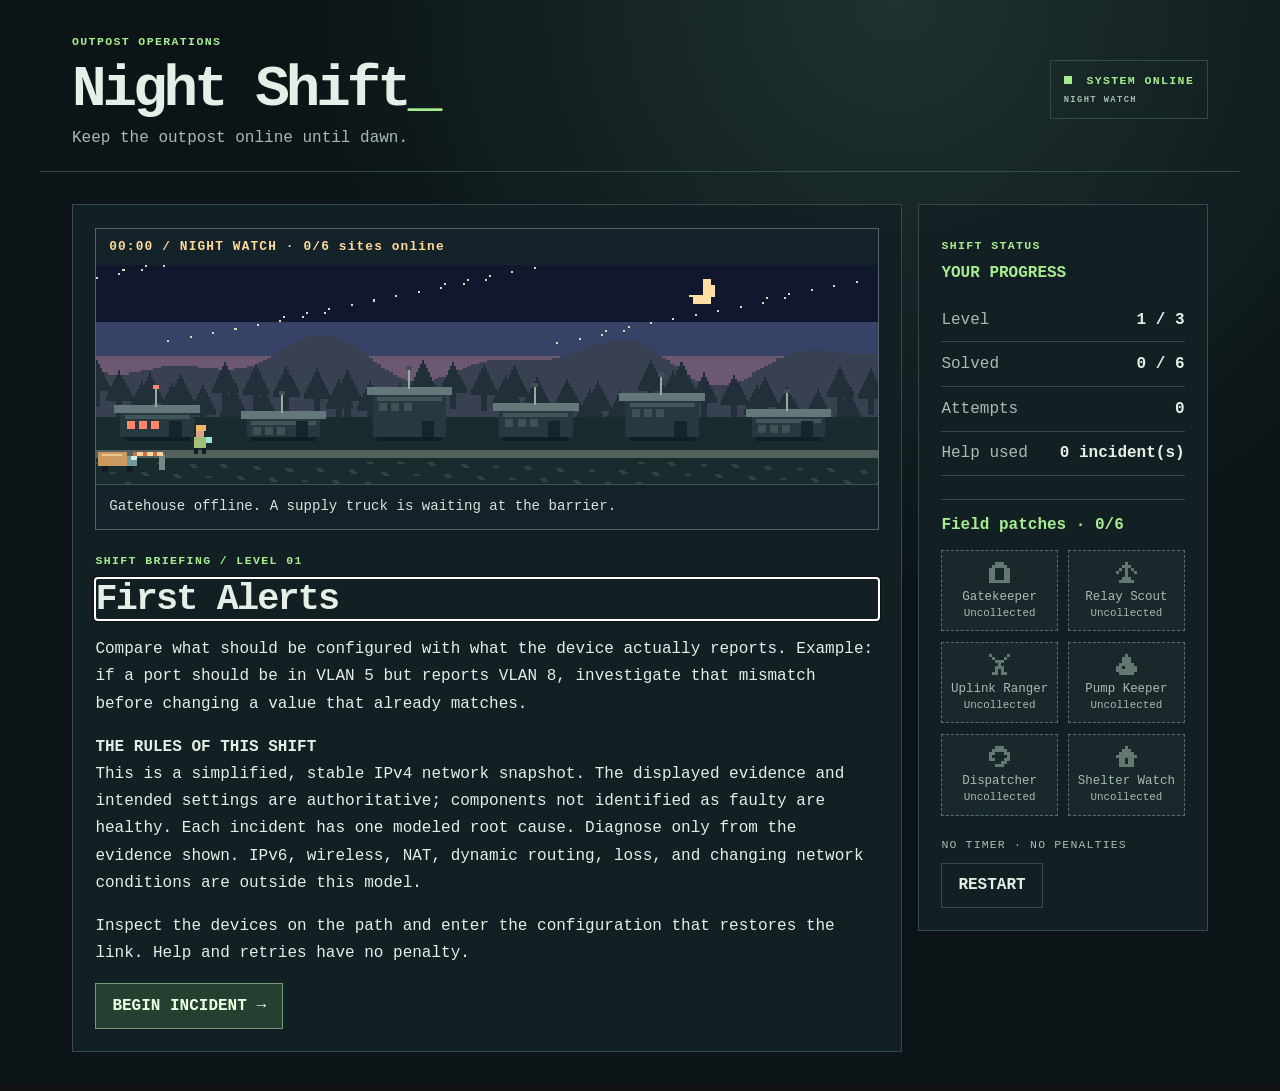
<file: index.html>
﻿<!doctype html>
<html lang="en"><head><meta charset="utf-8"><meta name="viewport" content="width=device-width, initial-scale=1"><title>Network Ops: Night Shift</title><link rel="stylesheet" href="./style.css"></head>
<body><header class="masthead"><div><span class="eyebrow">OUTPOST OPERATIONS</span><h1>Night Shift<span class="cursor">_</span></h1><p>Keep the outpost online until dawn.</p></div><div class="status"><span class="dot"></span> SYSTEM ONLINE <small>NIGHT WATCH</small></div></header><main id="app" tabindex="-1"><p>Loading incidents…</p></main><script type="module" src="./main.js"></script></body></html>
</file>
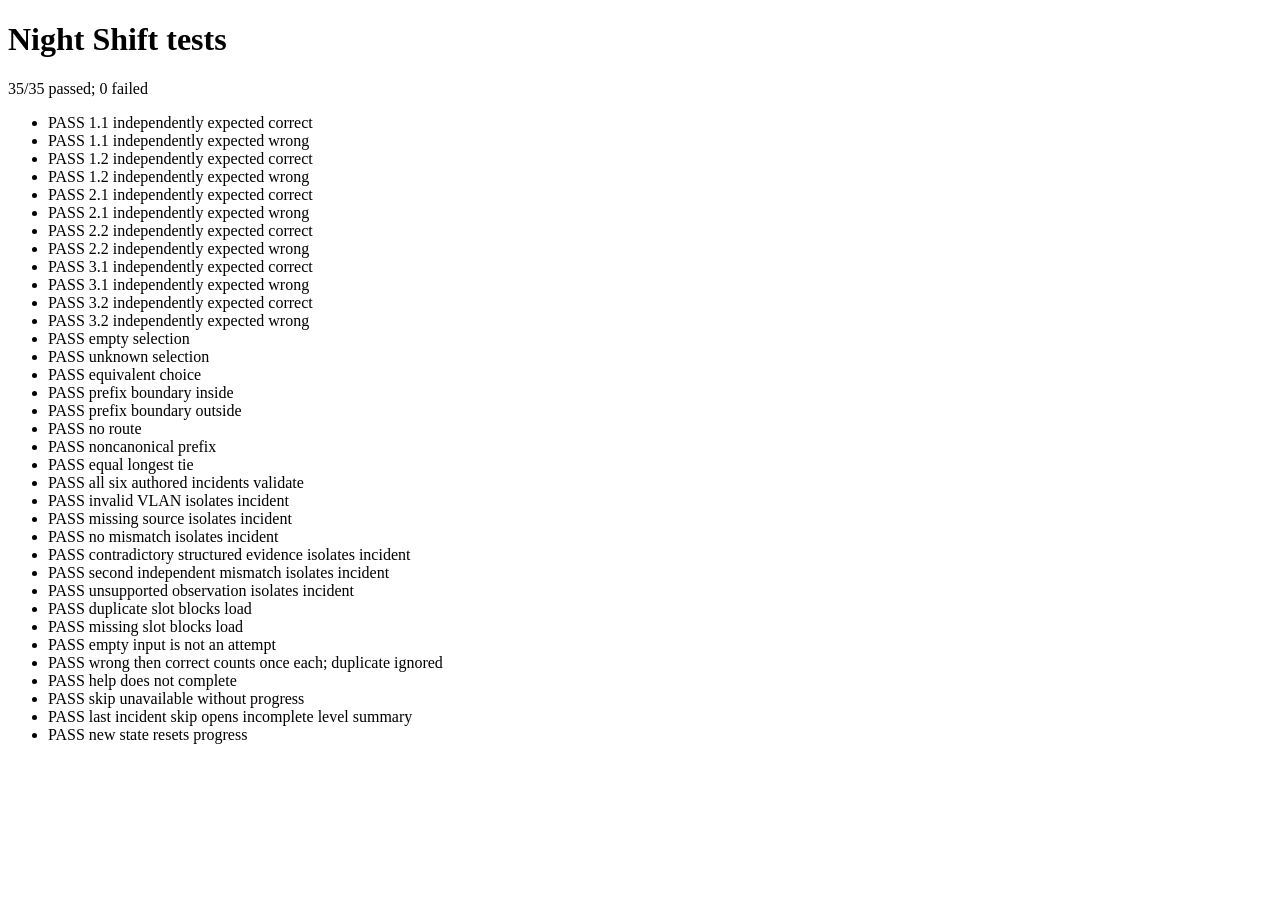
<file: tests/index.html>
<!doctype html><html lang="en"><head><meta charset="utf-8"><title>Night Shift tests</title></head><body><h1>Night Shift tests</h1><p id="summary" role="status">Running…</p><ul id="results"></ul><script type="module" src="./runner.js"></script></body></html>
</file>
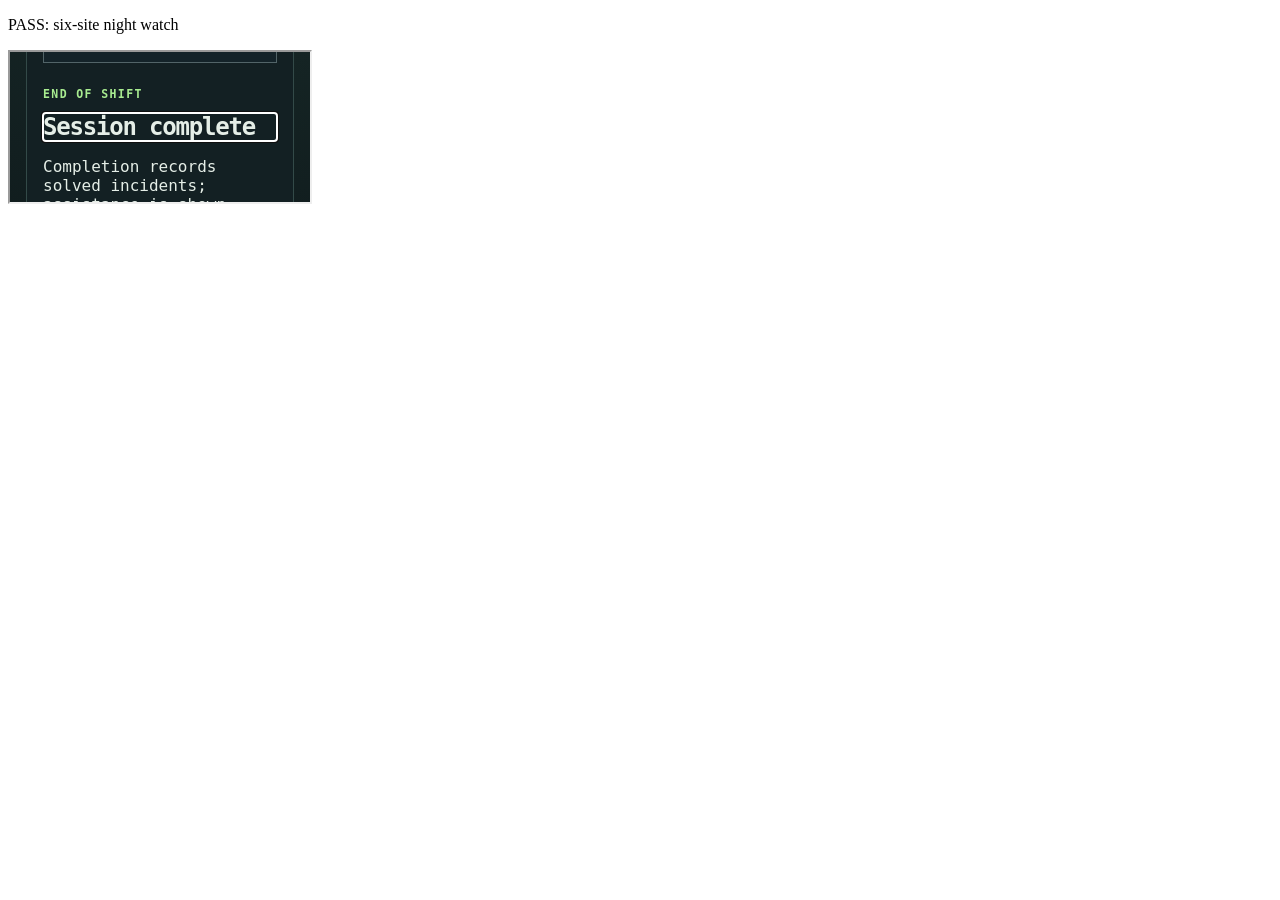
<file: tests/night-watch.html>
<!doctype html>
<meta charset="utf-8"><title>Night watch playthrough</title>
<p id="result">Running playthrough…</p><iframe title="Game under test" src="../"></iframe>
<script type="module">
const frame = document.querySelector('iframe');
const repairs = [['10'],['192.168.30.1'],['10.0.0.2','192.168.40.0/24'],['20'],['10.0.0.2','192.168.40.0/24'],['50']];
const wait = () => new Promise(resolve => setTimeout(resolve, 20));
try {
  const doc = () => frame.contentDocument;
  const click = selector => doc().querySelector(selector).click();
  const action = id => click('[data-action="' + id + '"]');
  const read = () => doc().querySelector('.outpost-caption').textContent;
  for (let i = 0; i < 100 && !doc()?.querySelector('[data-action="start"]'); i++) await wait();
  for (const [i,[setting,network]] of repairs.entries()) {
    if (i % 2 === 0) action('start');
    if (i === 3) {
      action('radio');
      const report = doc().querySelector('#crew-report');
      if (report.hidden || !report.textContent.includes('VLAN 20')) throw Error('Missing pump operator report');
    }
    const probe = (index, expected) => {
      doc().querySelector('.probe-target').value = String(index);
      action('probe');
      const log = doc().querySelector('.probe-log');
      if (!log.textContent.endsWith(expected)) throw Error('Probe outcome at site '+i);
    };
    const before = [['No echo reply','Echo reply received'],['Echo reply received','No echo reply'],
      ['Echo reply received','No echo reply'],['No echo reply','Echo reply received'],
      ['Echo reply received','No echo reply'],['No echo reply','No echo reply']];
    before[i].forEach((expected,index) => probe(index,expected));
    if (i === 0) {
      click('[data-device="1"]'); doc().querySelector('[name=setting]').value='192.168.10.254'; click('[type=submit]');
      if (!read().includes('0/6 sites online')) throw Error('Wrong repair powered a site');
    }
    click('[data-device="0"]');
    if (i === 0) {
      if (doc().querySelectorAll('.rack-port').length !== 8) throw Error('Expected eight switch ports');
      click('[data-port="1"]');
      if (doc().querySelector('#service')) throw Error('Spare port should be inspect-only');
      click('[data-port="6"]');
      if (!doc().querySelector('.rack-reading').textContent.includes('link up · Access VLAN 20')) throw Error('Incorrect live readout');
    }
    doc().querySelector('[name=setting]').value=setting;
    if(network) doc().querySelector('[name=network]').value=network;
    click('[type=submit]');
    if (!read().includes((i+1)+'/6 sites online')) throw Error('Beacon count at site '+i);
    if (i === 0 && !doc().querySelector('.outpost p').textContent.includes('Barrier raised')) throw Error('Delivery did not clear');
    if (i === 0 && (!doc().querySelector('.rack-reading').textContent.includes('link up · Access VLAN 10') ||
      !doc().querySelector('.rack-probe .probe-target'))) throw Error('Missing repaired rack or rack probe');
    probe(0,'Echo reply received');
    probe(1,i===5?'No echo reply':'Echo reply received');
    const earned = () => doc().querySelectorAll('.site-patch[data-earned="true"]').length;
    if (earned() !== i+1) throw Error('Missing field patch at site '+i);
    probe(0,'Echo reply received');
    if (earned() !== i+1) throw Error('Duplicate field patch');
    action('next');
    if (i % 2 === 1) action('next-level');
  }
  if (!read().includes('DAYBREAK') || doc().querySelector('#view-title').textContent !== 'Session complete') throw Error('Missing dawn summary');
  document.querySelector('#result').textContent='PASS: six-site night watch';
} catch (error) { document.querySelector('#result').textContent='FAIL: '+error.message; }
</script>
</file>
<file: style.css>
:root{color-scheme:dark;--bg:#0c1417;--panel:#132124;--border:#334a48;--ink:#e5eee7;--muted:#a8bbb2;--green:#a8ec90;--amber:#f3c776;--red:#f39b89;font-family:Consolas,Monaco,monospace}*{box-sizing:border-box}body{margin:0;background:radial-gradient(circle at 70% 0,#1d3330,var(--bg) 42%);color:var(--ink);min-height:100vh}button,input{font:inherit}button{cursor:pointer;border:1px solid #729b79;background:#253f31;color:#e9ffdf;padding:.8rem 1rem;font-weight:bold}button:hover{background:#345841}button:focus-visible,input:focus-visible{outline:3px solid var(--amber);outline-offset:3px}button:disabled{opacity:.5;cursor:not-allowed}.masthead{max-width:1200px;margin:auto;padding:2rem 2rem 1.5rem;display:flex;align-items:center;justify-content:space-between;gap:1rem;border-bottom:1px solid var(--border)}h1{font-size:clamp(2rem,5vw,3.6rem);letter-spacing:-.07em;margin:.45rem 0}h2{font-size:clamp(1.5rem,3vw,2.3rem);letter-spacing:-.05em;margin:.3rem 0 1rem}h3{font-size:1rem;color:var(--green);margin:0 0 1rem}.masthead p{color:var(--muted);margin:0}.cursor,.eyebrow,.kicker{color:var(--green)}.eyebrow,.kicker,.status{font-size:.72rem;letter-spacing:.12em;font-weight:bold}.status{color:var(--green);border:1px solid var(--border);padding:.8rem;white-space:nowrap}.status small{display:block;color:var(--muted);font-size:.55rem;margin-top:.5rem}.dot{display:inline-block;width:.5rem;height:.5rem;background:var(--green);margin-right:.4rem}.layout{max-width:1200px;margin:auto;padding:2rem;display:grid;grid-template-columns:1fr 290px;gap:1rem}.panel{background:rgba(19,33,36,.96);border:1px solid var(--border);padding:1.4rem}.main-panel{min-width:0}.side{align-self:start}.intro{max-width:780px;line-height:1.7}.label{font-size:.72rem;color:var(--muted);letter-spacing:.1em}.incident{border-left:3px solid var(--amber);padding:.8rem 1rem;background:#302d21;margin:1rem 0;color:#ffe4ae}.path{border:1px solid var(--border);padding:1rem;color:var(--green);line-height:1.8;overflow:auto}.evidence{max-height:19rem;overflow:auto;border:1px solid var(--border);margin:1rem 0}.evidence p{margin:0;padding:.7rem 1rem;border-bottom:1px solid #283d3b;line-height:1.5}.evidence p:last-child{border:0}fieldset{border:0;padding:0;margin:1.5rem 0}legend{font-weight:bold;margin-bottom:.8rem}.choice{display:flex;gap:.8rem;align-items:flex-start;border:1px solid var(--border);padding:.9rem;margin:.55rem 0;line-height:1.4;cursor:pointer}.choice:has(input:checked){border-color:var(--green);background:#21392d}.choice input{accent-color:var(--green);margin-top:.2rem}.actions{display:flex;gap:.6rem;flex-wrap:wrap;margin-top:1rem}.secondary{background:transparent;border-color:var(--border);color:var(--ink)}.feedback{border-left:3px solid var(--amber);background:#2a2a20;padding:1rem;margin-top:1rem;line-height:1.6}.feedback.good{border-color:var(--green);background:#20352a}.progress{list-style:none;padding:0;margin:0}.progress li{display:flex;justify-content:space-between;border-bottom:1px solid var(--border);padding:.8rem 0;color:var(--muted)}.progress strong{color:var(--ink)}.help{color:#ffe2a3;line-height:1.6;white-space:pre-line}.summary-list{line-height:1.8;padding-left:1.2rem}a{color:var(--green)}@media(max-width:760px){.masthead{padding:1.2rem;align-items:flex-start}.status{display:none}.layout{grid-template-columns:1fr;padding:1rem}.side{order:-1}.progress{display:flex;gap:1rem;flex-wrap:wrap}.progress li{gap:.5rem;border:0}.panel{padding:1rem}}@media(prefers-reduced-motion:reduce){*,*::before,*::after{animation:none!important;transition:none!important;scroll-behavior:auto!important}}

.outpost{border:1px solid #526468;background:#142329;margin-bottom:1.5rem;overflow:hidden}
.outpost canvas{display:block;width:100%;height:auto;image-rendering:pixelated;background:#162134}
.outpost-caption{padding:.65rem .8rem;color:#ffda98;font-weight:bold;letter-spacing:.09em;font-size:.8rem}
.outpost p{padding:.7rem .8rem;margin:0;border-top:1px solid #405354;color:#d6e3d8;font-size:.88rem;line-height:1.5}
@media(max-width:760px){.side{order:0}}

.devices,.service-panel form{display:flex;flex-wrap:wrap;gap:.7rem;align-items:end}.devices button[aria-pressed=true]{border-color:var(--green);background:#304d37}.service-panel{margin-top:.7rem;padding:1rem;background:#182c31;border:1px solid var(--border)}.service-panel input{display:block;background:#0c181b;color:var(--ink);padding:.65rem;border:1px solid var(--border);width:15ch;max-width:100%}

.probe{padding:1rem;border:1px solid var(--border);margin:1rem 0;background:#17292c}
.probe select{max-width:100%;font:inherit;padding:.55rem;margin:.3rem .4rem .3rem 0;color:var(--ink);background:#152226}
.probe-track:not(:empty){display:flex;position:relative;justify-content:space-between;align-items:center;gap:.25rem;min-height:3rem;padding-bottom:.8rem;border-bottom:2px dashed #709287;font-size:.75rem}
.probe-track span{background:#1f3838;padding:.2rem;overflow-wrap:anywhere}
.packet{position:absolute;bottom:-4px;width:7px;height:7px;background:#ffcf80;animation:probe-out .8s steps(24) forwards}
.packet.returning{background:#b7f89c;animation:probe-out .65s steps(24) 2 alternate forwards}
@keyframes probe-out{from{left:0}to{left:calc(100% - 7px)}}
.probe-log{line-height:1.6;font-size:.85rem;margin-top:.65rem}
@media(prefers-reduced-motion:reduce){.packet{animation:none!important}}

.patch-board{margin:1.4rem 0;border-top:1px solid var(--border);padding-top:1rem}
.patches{list-style:none;padding:0;display:grid;grid-template-columns:repeat(2,minmax(0,1fr));gap:.65rem}
.site-patch{display:flex;flex-direction:column;gap:.45rem;align-items:center;text-align:center;border:1px dashed #58706a;padding:.7rem .2rem;font-size:.78rem;background:#19282a;color:var(--muted)}
.site-patch small{display:block;font-size:.68rem;margin-top:.2rem}
.stitches{display:grid;grid-template-columns:repeat(7,3px);grid-auto-rows:3px;color:#657771}
.stitches b{background:currentColor}
.site-patch[data-earned=true]{border:1px solid #ae9258;background:#343324;color:#ffdc91}
.site-patch[data-earned=true] .stitches{color:#ffcf72}
.mission{color:#ffdda3;border-left:3px solid #be985b;padding-left:.7rem;line-height:1.5}
.crew-radio{margin:1rem 0}.crew-radio p{border-left:3px solid var(--green);padding:.7rem 1rem;background:var(--panel);line-height:1.6}

.rack-face{position:relative;isolation:isolate;overflow:hidden;border:6px ridge #698084;background:repeating-linear-gradient(0deg,#293b42 0 3px,#2b4046 3px 5px);padding:1rem .6rem}
.rack-face.opening::after{content:"";position:absolute;inset:0;background:repeating-linear-gradient(90deg,#42565a 0 5px,#263739 5px 9px);border:5px ridge #80908e;transform-origin:left;animation:rack-open .45s steps(8) forwards;pointer-events:none}
@keyframes rack-open{to{transform:perspective(700px) rotateY(-90deg);visibility:hidden}}
.rack-name{color:#f4deb2;font-weight:bold;margin-bottom:.8rem}.rack-name span{font-size:.65rem;letter-spacing:.12em}
.rack-ports{display:grid;grid-template-columns:repeat(8,minmax(0,1fr));gap:3px}
.rack-port{display:grid;justify-items:center;gap:.4rem;padding:.4rem 0;background:#25363c;border:1px solid #728585;min-width:0}
.rack-port[aria-pressed=true]{outline:2px solid #f4c978;outline-offset:-2px}
.rack-port:focus-visible{outline:3px solid white;outline-offset:-3px}
.port-number{font-size:.7rem;color:#d2ddd9}
.socket{position:relative;width:24px;height:16px;border:3px ridge #687981;background:#11191c;box-shadow:inset 0 2px #ad9772}
.socket.connected::before{content:"";position:absolute;left:2px;bottom:-9px;width:8px;height:12px;background:#c99052;border-right:3px solid #93673f;box-shadow:0 -3px #b0babb}
.socket.connected::after{content:"";position:absolute;right:-3px;top:-6px;width:4px;height:3px;background:#a7f78d}
.cable-tag{margin-top:5px;font-size:.64rem;background:#d6cba9;color:#292c25;padding:2px;overflow-wrap:anywhere}
.rack-reading{padding:.8rem;border-left:3px solid #759895;margin-top:1rem;background:#101d20}
@media(max-width:1000px){.rack-ports{grid-template-columns:repeat(4,minmax(0,1fr))}}
@media(prefers-reduced-motion:reduce){.rack-face.opening::after{display:none}}
</file>
